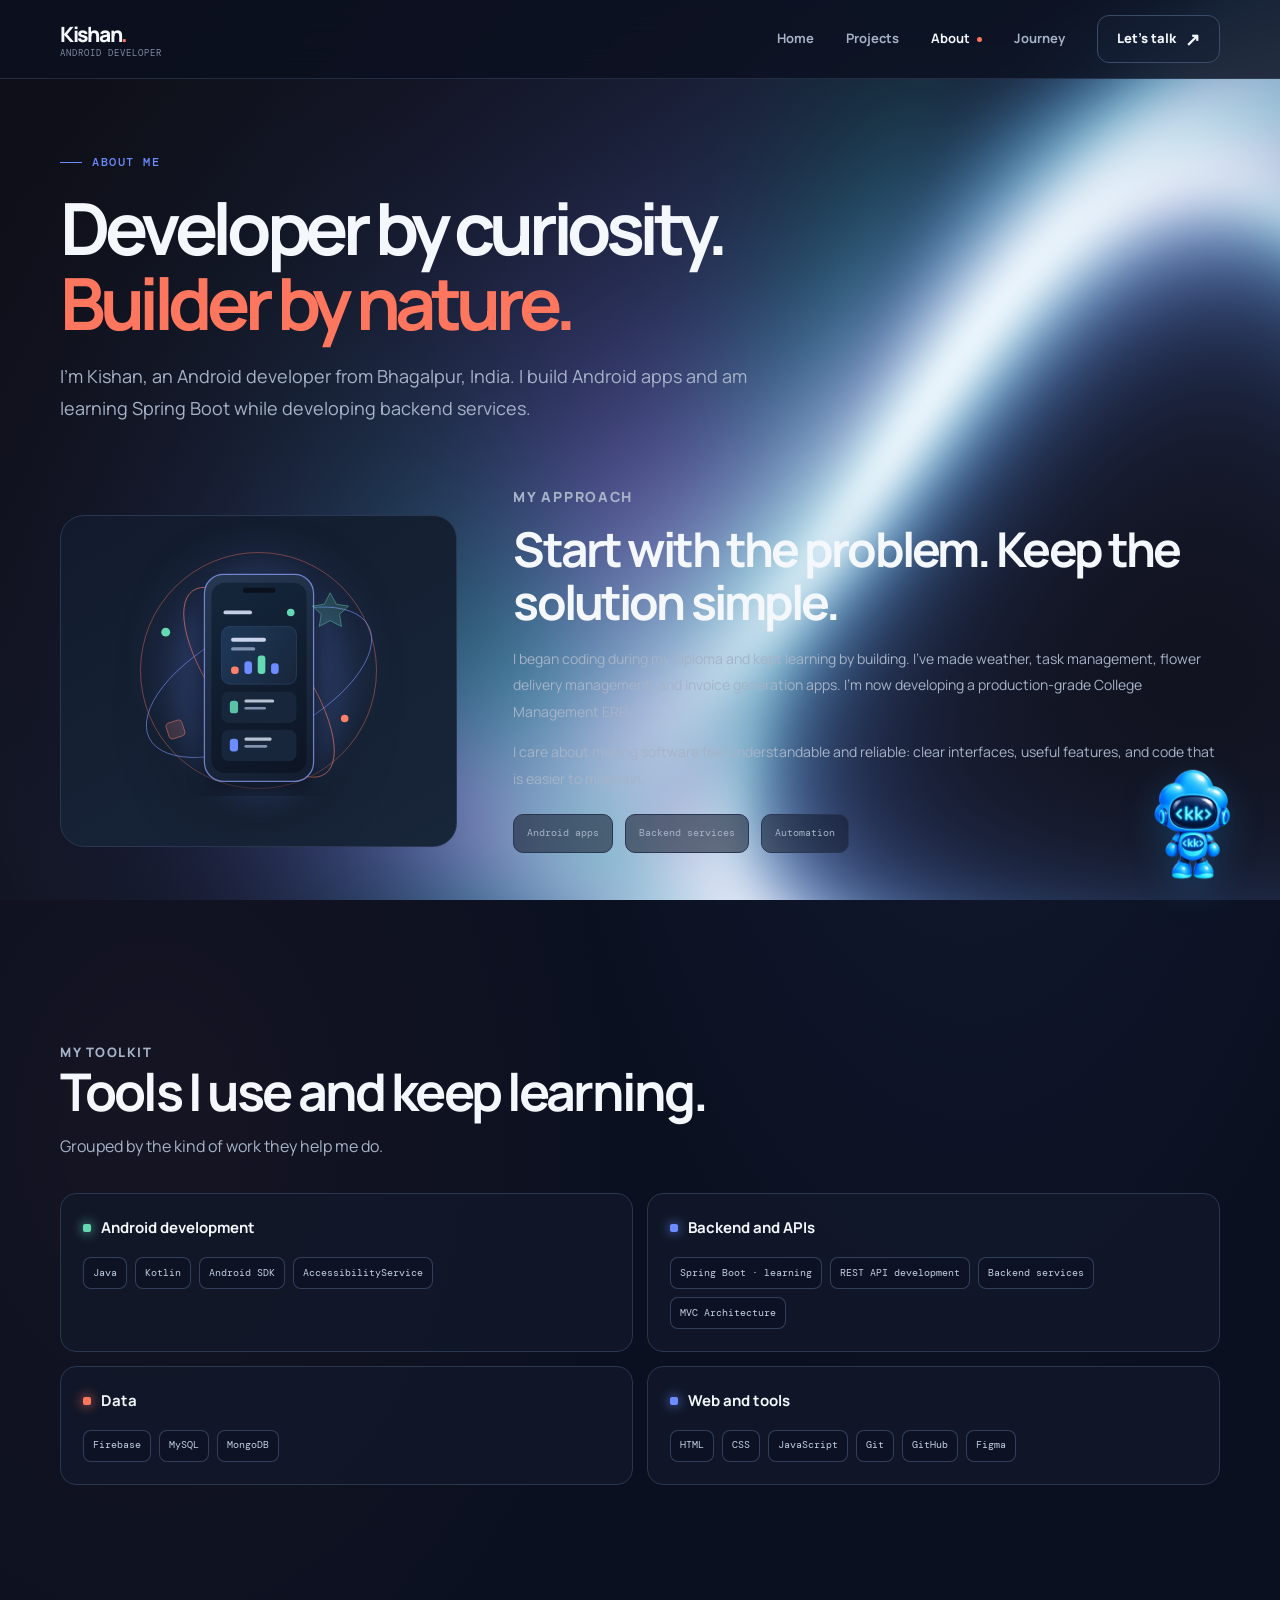
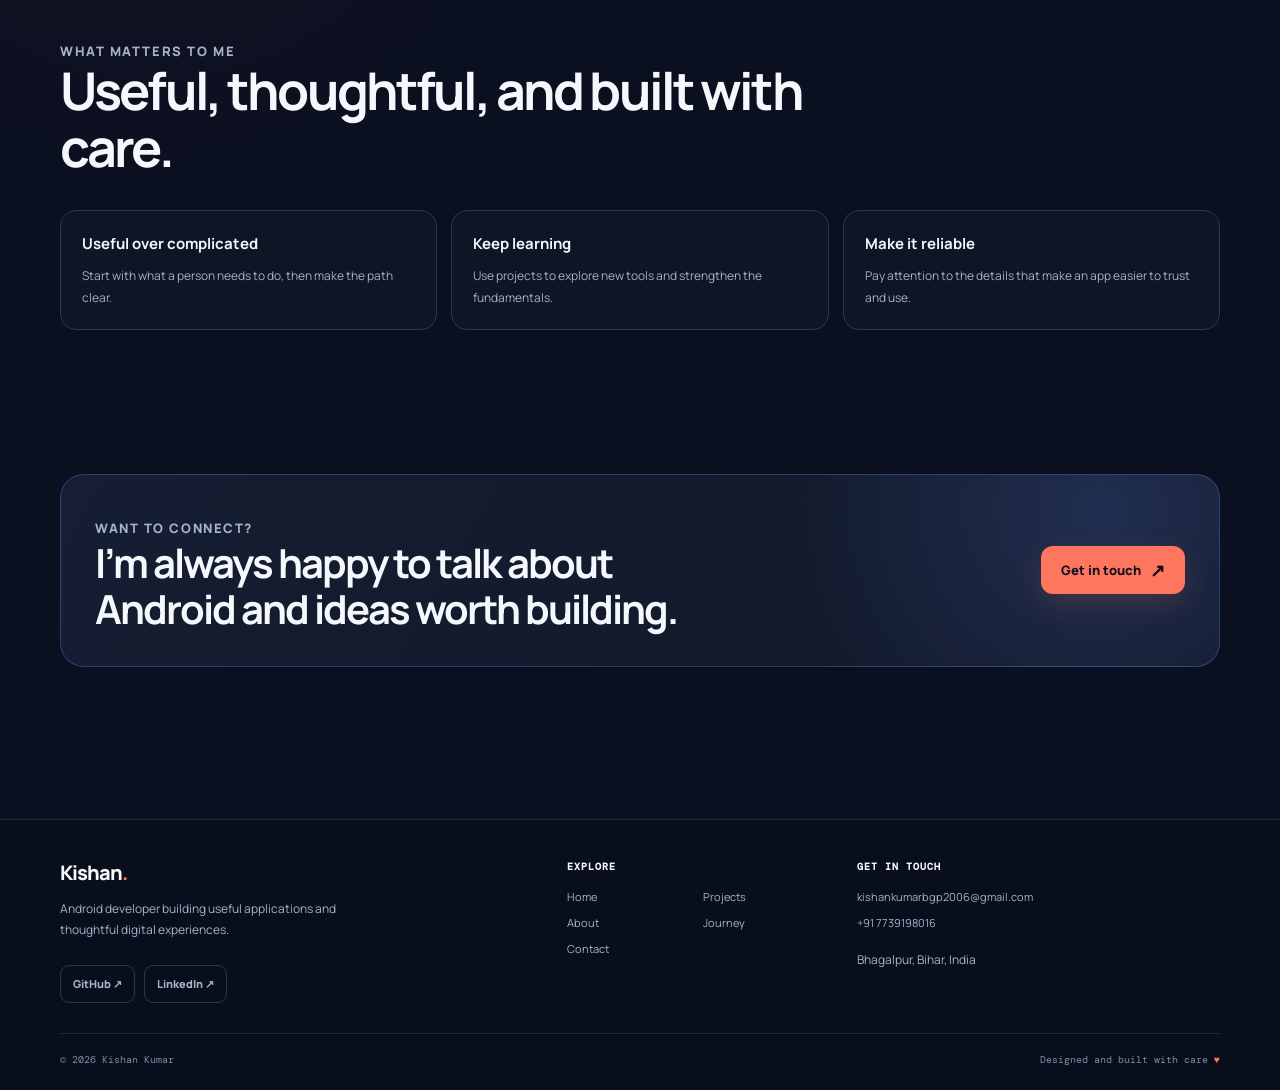
<file: about.html>
<!DOCTYPE html>
<html lang="en">
<head>
    <meta charset="UTF-8">
    <meta name="viewport" content="width=device-width, initial-scale=1.0">
    <meta name="theme-color" content="#0b1020">
    <link rel="icon" type="image/svg+xml" href="favicon.svg">
    <meta name="description" content="Learn about Kishan Kumar, an Android developer interested in Java, Kotlin, backend services, and practical automation.">
    <link rel="canonical" href="https://www.kishankumar.online/about.html">
    <meta property="og:type" content="website">
    <meta property="og:title" content="About Kishan Kumar — Android Developer">
    <meta property="og:description" content="Android development, backend systems, and a practical approach to building software.">
    <meta property="og:url" content="https://www.kishankumar.online/about.html">
    <meta property="og:image" content="https://www.kishankumar.online/image/portfolio-social.svg">
    <link rel="stylesheet" href="style.css">
    <title>About Kishan Kumar — Android Developer</title>
    <script type="application/ld+json">
    {
      "@context": "https://schema.org",
      "@type": "ProfilePage",
      "mainEntity": {
        "@type": "Person",
        "name": "Kishan Kumar",
        "url": "https://www.kishankumar.online/about.html",
        "description": "Android developer from Bhagalpur, India, building Android apps with Java and Kotlin while learning Spring Boot and backend development.",
        "sameAs": ["https://github.com/Kishan0118", "https://www.linkedin.com/in/kishan-kumar-067013263"]
      }
    }
    </script>
</head>
<body class="ribbon-glow-page-active">
    <a class="skip-link" href="#main-content">Skip to content</a>
    <header class="site-header">
        <div class="header-inner">
            <a class="brand" href="index.html" aria-label="Kishan Kumar home"><span>Kishan<span class="brand-mark">.</span><span class="brand-subtitle">Android developer</span></span></a>
            <button class="menu-toggle" type="button" aria-label="Open navigation menu" aria-controls="primary-navigation" aria-expanded="false"><span></span><span></span><span></span></button>
            <nav class="site-nav" id="primary-navigation" aria-label="Main navigation">
                <a href="index.html">Home</a><a href="projects.html">Projects</a><a href="about.html" aria-current="page">About</a><a href="experience.html">Journey</a><a class="btn btn-secondary" href="contact.html">Let’s talk <span class="arrow" aria-hidden="true">↗</span></a>
            </nav>
        </div>
        <button class="menu-backdrop" type="button" aria-label="Close navigation menu" tabindex="-1"></button>
    </header>
    <main id="main-content" class="page-shell">
        <div class="ribbon-glow-stage ribbon-glow-page-stage" id="ribbon-glow-stage" aria-hidden="true">
            <canvas class="ribbon-glow-canvas" id="ribbon-glow-canvas"></canvas>
        </div>
        <section class="page-hero">
            <div class="container">
                <p class="eyebrow">About me</p>
                <h1>Developer by curiosity.<br><span class="accent">Builder by nature.</span></h1>
                <p class="lead">I’m Kishan, an Android developer from Bhagalpur, India. I build Android apps and am learning Spring Boot while developing backend services.</p>
            </div>
        </section>
        <section class="container page-content">
            <div class="about-preview">
                <div class="about-visual-card reveal">
                    <img src="image/app-orbit-visual.svg" alt="" aria-hidden="true" decoding="async">
                </div>
                <div class="about-preview-copy reveal reveal-delay-1">
                    <p class="section-kicker">My approach</p>
                    <h2>Start with the problem. Keep the solution simple.</h2>
                    <p>I began coding during my diploma and kept learning by building. I’ve made weather, task management, flower delivery management, and invoice generation apps. I’m now developing a production-grade College Management ERP.</p>
                    <p>I care about making software feel understandable and reliable: clear interfaces, useful features, and code that is easier to maintain.</p>
                    <div class="inline-stats">
                        <span class="inline-stat">Android apps</span><span class="inline-stat">Backend services</span><span class="inline-stat">Automation</span>
                    </div>
                </div>
            </div>
        </section>
        <section class="container section compact">
            <div class="section-head reveal">
                <div><p class="section-kicker">My toolkit</p><h2>Tools I use and keep learning.</h2><p>Grouped by the kind of work they help me do.</p></div>
            </div>
            <div class="skill-groups" id="skills-groups" aria-live="polite"></div>
        </section>
        <section class="container section compact">
            <div class="section-head reveal">
                <div><p class="section-kicker">What matters to me</p><h2>Useful, thoughtful, and built with care.</h2></div>
            </div>
            <div class="value-grid">
                <article class="value-card reveal"><h3>Useful over complicated</h3><p>Start with what a person needs to do, then make the path clear.</p></article>
                <article class="value-card reveal reveal-delay-1"><h3>Keep learning</h3><p>Use projects to explore new tools and strengthen the fundamentals.</p></article>
                <article class="value-card reveal reveal-delay-2"><h3>Make it reliable</h3><p>Pay attention to the details that make an app easier to trust and use.</p></article>
            </div>
        </section>
        <section class="container section compact">
            <div class="cta-panel reveal">
                <div><p class="section-kicker">Want to connect?</p><h2>I’m always happy to talk about Android and ideas worth building.</h2></div>
                <a class="btn btn-primary" href="contact.html">Get in touch <span class="arrow" aria-hidden="true">↗</span></a>
            </div>
        </section>
    </main>
    <div id="footer-placeholder"></div>
    <script src="about.js" defer></script>
    <script src="ribbon-glow.js" defer></script>
    <script src="footer-loader.js" defer></script>
    <script src="menu.js" defer></script>
</body>
</html>
</file>
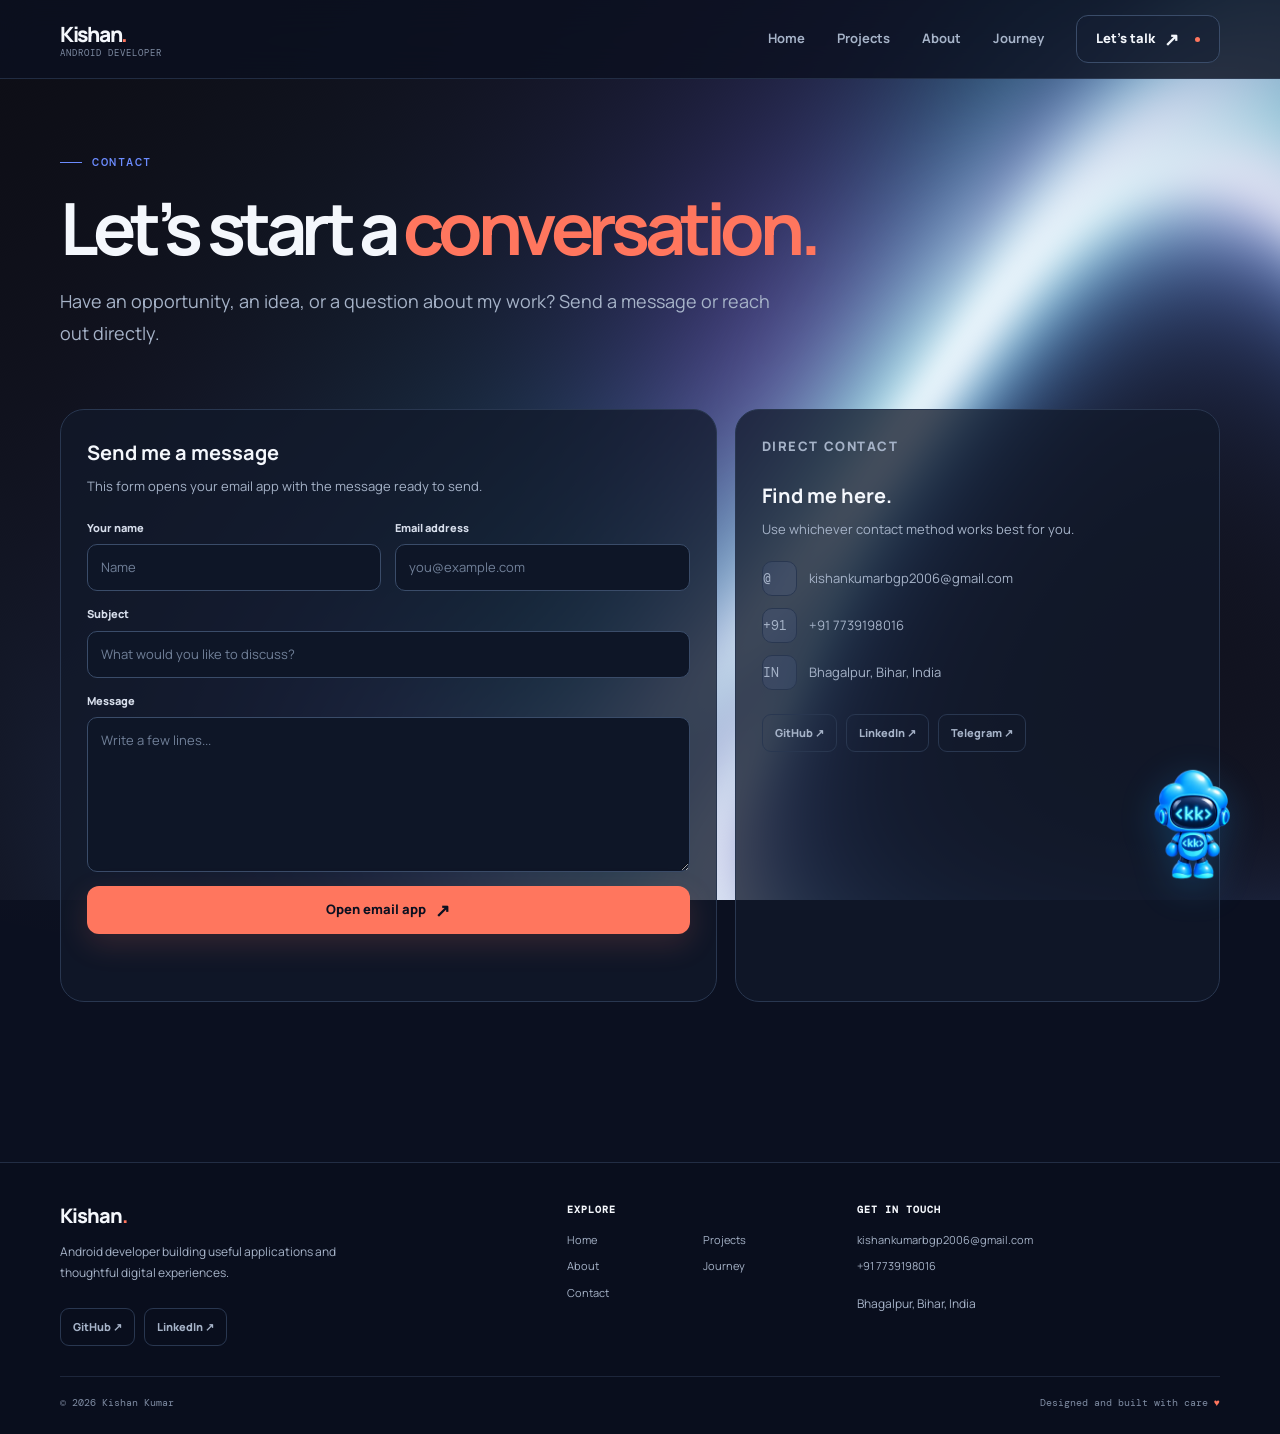
<file: contact.html>
<!DOCTYPE html>
<html lang="en">
<head>
    <meta charset="UTF-8">
    <meta name="viewport" content="width=device-width, initial-scale=1.0">
    <meta name="theme-color" content="#0b1020">
    <link rel="icon" type="image/svg+xml" href="favicon.svg">
    <meta name="description" content="Contact Kishan Kumar about Android development, projects, or collaboration.">
    <link rel="canonical" href="https://www.kishankumar.online/contact.html">
    <meta property="og:type" content="website">
    <meta property="og:title" content="Contact Kishan Kumar">
    <meta property="og:description" content="Get in touch with Kishan Kumar about Android development, projects, or collaboration.">
    <meta property="og:url" content="https://www.kishankumar.online/contact.html">
    <meta property="og:image" content="https://www.kishankumar.online/image/portfolio-social.svg">
    <link rel="stylesheet" href="style.css">
    <title>Contact — Kishan Kumar</title>
</head>
<body class="ribbon-glow-page-active">
    <a class="skip-link" href="#main-content">Skip to content</a>
    <header class="site-header">
        <div class="header-inner">
            <a class="brand" href="index.html" aria-label="Kishan Kumar home"><span>Kishan<span class="brand-mark">.</span><span class="brand-subtitle">Android developer</span></span></a>
            <button class="menu-toggle" type="button" aria-label="Open navigation menu" aria-controls="primary-navigation" aria-expanded="false"><span></span><span></span><span></span></button>
            <nav class="site-nav" id="primary-navigation" aria-label="Main navigation">
                <a href="index.html">Home</a><a href="projects.html">Projects</a><a href="about.html">About</a><a href="experience.html">Journey</a><a class="btn btn-secondary" href="contact.html" aria-current="page">Let’s talk <span class="arrow" aria-hidden="true">↗</span></a>
            </nav>
        </div>
        <button class="menu-backdrop" type="button" aria-label="Close navigation menu" tabindex="-1"></button>
    </header>
    <main id="main-content" class="page-shell">
        <div class="ribbon-glow-stage ribbon-glow-page-stage" id="ribbon-glow-stage" aria-hidden="true">
            <canvas class="ribbon-glow-canvas" id="ribbon-glow-canvas"></canvas>
        </div>
        <section class="page-hero">
            <div class="container">
                <p class="eyebrow">Contact</p>
                <h1>Let’s start a <span class="accent">conversation.</span></h1>
                <p class="lead">Have an opportunity, an idea, or a question about my work? Send a message or reach out directly.</p>
            </div>
        </section>
        <section class="container page-content">
            <div class="contact-grid">
                <section class="contact-panel reveal" aria-labelledby="contact-form-title">
                    <h2 id="contact-form-title">Send me a message</h2>
                    <p>This form opens your email app with the message ready to send.</p>
                    <form id="contactForm" class="contact-form">
                        <div class="form-field"><label for="name">Your name</label><input type="text" id="name" name="name" autocomplete="name" maxlength="100" placeholder="Name" required></div>
                        <div class="form-field"><label for="email">Email address</label><input type="email" id="email" name="email" autocomplete="email" maxlength="254" placeholder="you@example.com" required></div>
                        <div class="form-field full"><label for="subject">Subject</label><input type="text" id="subject" name="subject" maxlength="150" placeholder="What would you like to discuss?" required></div>
                        <div class="form-field full"><label for="message">Message</label><textarea id="message" name="message" rows="6" maxlength="5000" placeholder="Write a few lines..." required></textarea></div>
                        <div class="form-field full"><button type="submit" class="btn btn-primary">Open email app <span class="arrow" aria-hidden="true">↗</span></button></div>
                    </form>
                    <p id="formStatus" class="form-status" role="status" aria-live="polite"></p>
                </section>
                <aside class="contact-panel reveal reveal-delay-1" aria-labelledby="contact-details-title">
                    <p class="section-kicker">Direct contact</p>
                    <h2 id="contact-details-title">Find me here.</h2>
                    <p>Use whichever contact method works best for you.</p>
                    <ul class="contact-info-list">
                        <li><a href="mailto:kishankumarbgp2006@gmail.com"><span class="contact-icon" aria-hidden="true">@</span><span>kishankumarbgp2006@gmail.com</span></a></li>
                        <li><a href="tel:+917739198016"><span class="contact-icon" aria-hidden="true">+91</span><span>+91 7739198016</span></a></li>
                        <li><span><span class="contact-icon" aria-hidden="true">IN</span><span>Bhagalpur, Bihar, India</span></span></li>
                    </ul>
                    <div class="social-links" aria-label="Social profiles">
                        <a href="https://github.com/Kishan0118" target="_blank" rel="noopener noreferrer">GitHub ↗</a>
                        <a href="https://www.linkedin.com/in/kishan-kumar-067013263" target="_blank" rel="noopener noreferrer">LinkedIn ↗</a>
                        <a href="https://t.me/kk215Anonymous" target="_blank" rel="noopener noreferrer">Telegram ↗</a>
                    </div>
                </aside>
            </div>
        </section>
    </main>
    <div id="footer-placeholder"></div>
    <script src="ribbon-glow.js" defer></script>
    <script src="contact.js" defer></script>
    <script src="footer-loader.js" defer></script>
    <script src="menu.js" defer></script>
</body>
</html>
</file>
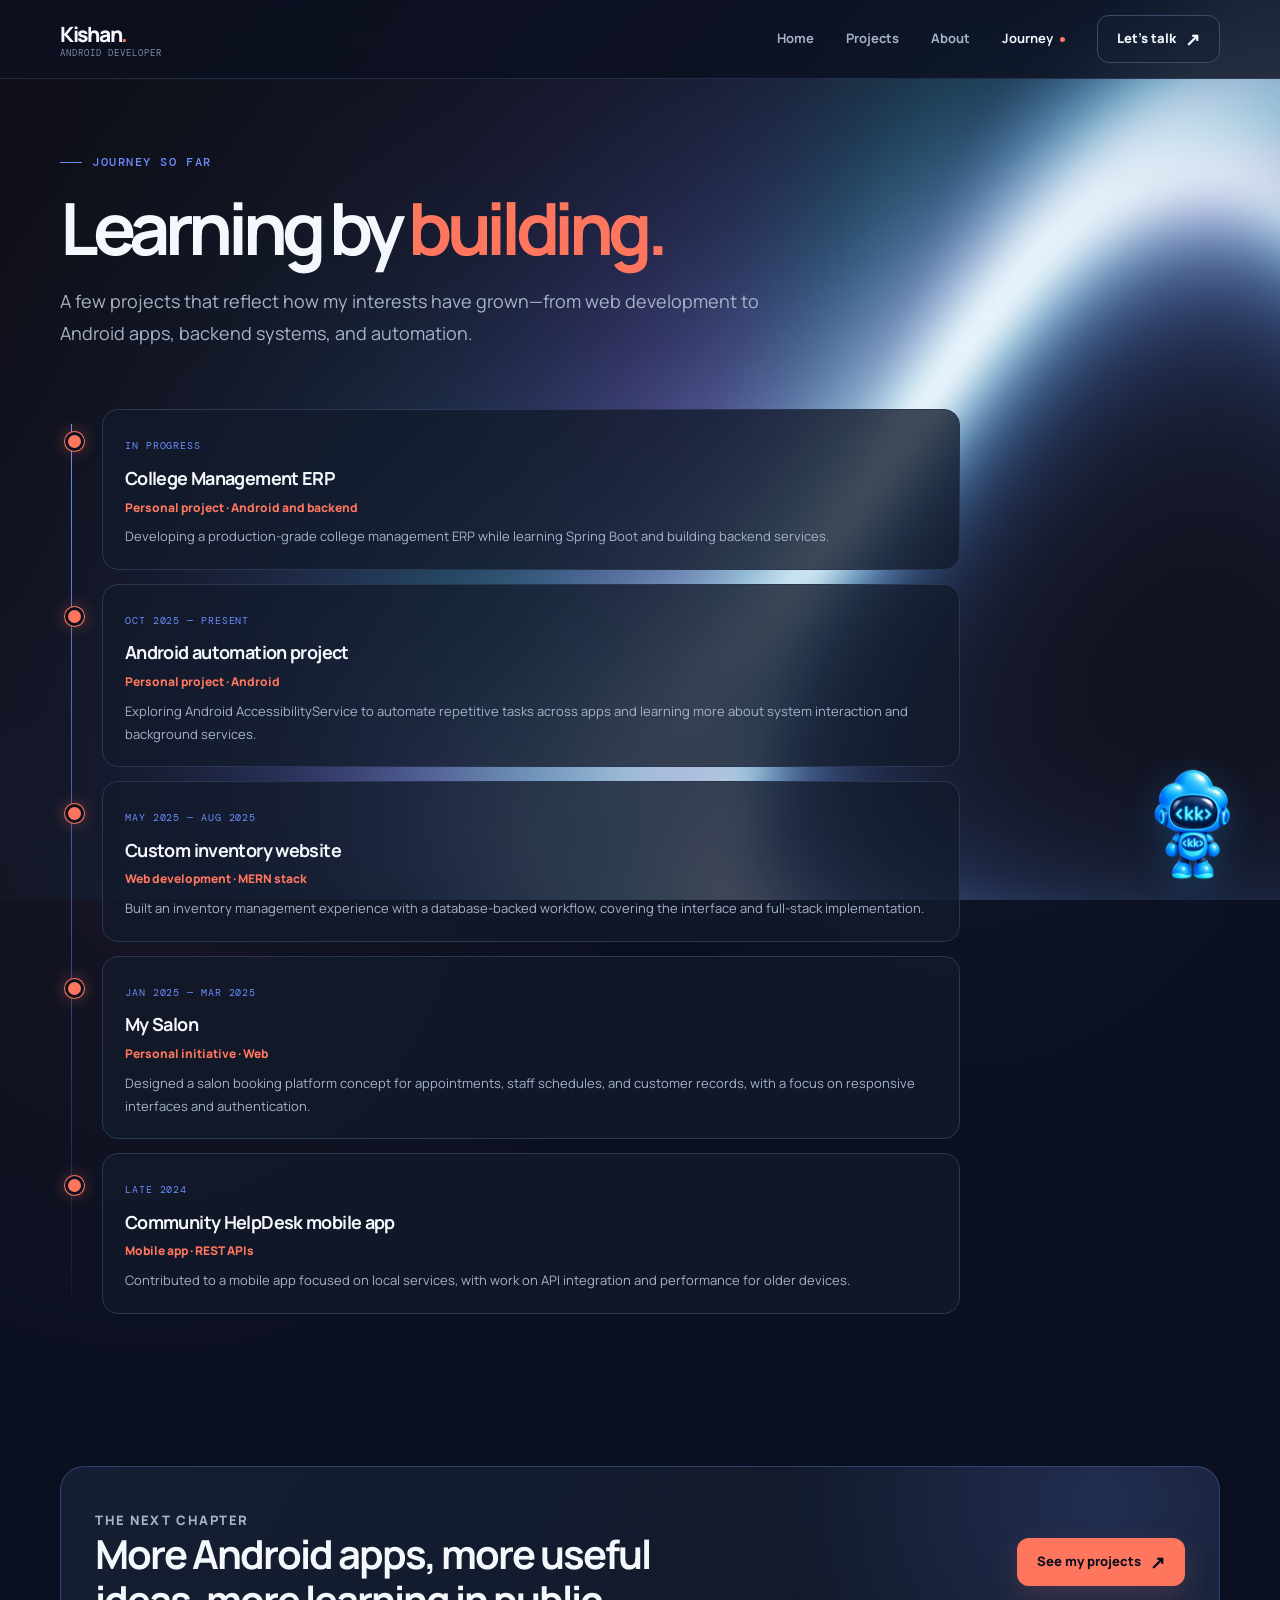
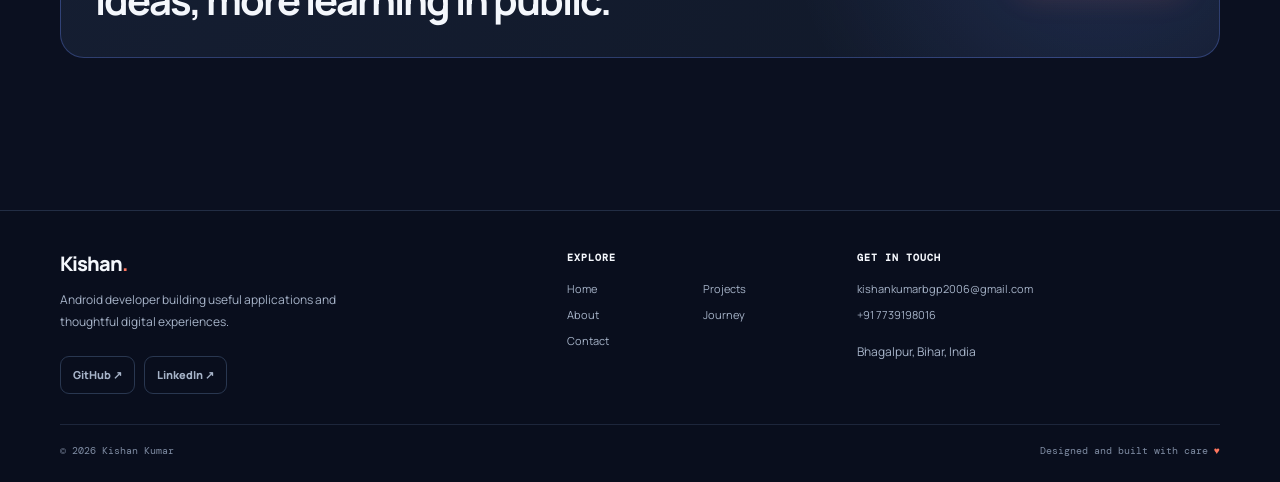
<file: experience.html>
<!DOCTYPE html>
<html lang="en">
<head>
    <meta charset="UTF-8">
    <meta name="viewport" content="width=device-width, initial-scale=1.0">
    <meta name="theme-color" content="#0b1020">
    <link rel="icon" type="image/svg+xml" href="favicon.svg">
    <meta name="description" content="Kishan Kumar's development journey through Android, backend, web, and automation projects.">
    <link rel="canonical" href="https://www.kishankumar.online/experience.html">
    <meta property="og:type" content="website">
    <meta property="og:title" content="Journey — Kishan Kumar">
    <meta property="og:description" content="Selected projects and milestones from Kishan Kumar's software development journey.">
    <meta property="og:url" content="https://www.kishankumar.online/experience.html">
    <meta property="og:image" content="https://www.kishankumar.online/image/portfolio-social.svg">
    <link rel="stylesheet" href="style.css">
    <title>Journey — Kishan Kumar</title>
</head>
<body class="ribbon-glow-page-active">
    <a class="skip-link" href="#main-content">Skip to content</a>
    <header class="site-header">
        <div class="header-inner">
            <a class="brand" href="index.html" aria-label="Kishan Kumar home"><span>Kishan<span class="brand-mark">.</span><span class="brand-subtitle">Android developer</span></span></a>
            <button class="menu-toggle" type="button" aria-label="Open navigation menu" aria-controls="primary-navigation" aria-expanded="false"><span></span><span></span><span></span></button>
            <nav class="site-nav" id="primary-navigation" aria-label="Main navigation">
                <a href="index.html">Home</a><a href="projects.html">Projects</a><a href="about.html">About</a><a href="experience.html" aria-current="page">Journey</a><a class="btn btn-secondary" href="contact.html">Let’s talk <span class="arrow" aria-hidden="true">↗</span></a>
            </nav>
        </div>
        <button class="menu-backdrop" type="button" aria-label="Close navigation menu" tabindex="-1"></button>
    </header>
    <main id="main-content" class="page-shell">
        <div class="ribbon-glow-stage ribbon-glow-page-stage" id="ribbon-glow-stage" aria-hidden="true">
            <canvas class="ribbon-glow-canvas" id="ribbon-glow-canvas"></canvas>
        </div>
        <section class="page-hero">
            <div class="container">
                <p class="eyebrow">Journey so far</p>
                <h1>Learning by <span class="accent">building.</span></h1>
                <p class="lead">A few projects that reflect how my interests have grown—from web development to Android apps, backend systems, and automation.</p>
            </div>
        </section>
        <section class="container page-content">
            <div class="timeline">
                <article class="timeline-item reveal">
                    <div class="timeline-card">
                        <span class="timeline-date">In progress</span>
                        <h2>College Management ERP</h2>
                        <p class="role">Personal project · Android and backend</p>
                        <p>Developing a production-grade college management ERP while learning Spring Boot and building backend services.</p>
                    </div>
                </article>
                <article class="timeline-item reveal">
                    <div class="timeline-card">
                        <span class="timeline-date">Oct 2025 — Present</span>
                        <h2>Android automation project</h2>
                        <p class="role">Personal project · Android</p>
                        <p>Exploring Android AccessibilityService to automate repetitive tasks across apps and learning more about system interaction and background services.</p>
                    </div>
                </article>
                <article class="timeline-item reveal">
                    <div class="timeline-card">
                        <span class="timeline-date">May 2025 — Aug 2025</span>
                        <h2>Custom inventory website</h2>
                        <p class="role">Web development · MERN stack</p>
                        <p>Built an inventory management experience with a database-backed workflow, covering the interface and full-stack implementation.</p>
                    </div>
                </article>
                <article class="timeline-item reveal">
                    <div class="timeline-card">
                        <span class="timeline-date">Jan 2025 — Mar 2025</span>
                        <h2>My Salon</h2>
                        <p class="role">Personal initiative · Web</p>
                        <p>Designed a salon booking platform concept for appointments, staff schedules, and customer records, with a focus on responsive interfaces and authentication.</p>
                    </div>
                </article>
                <article class="timeline-item reveal">
                    <div class="timeline-card">
                        <span class="timeline-date">Late 2024</span>
                        <h2>Community HelpDesk mobile app</h2>
                        <p class="role">Mobile app · REST APIs</p>
                        <p>Contributed to a mobile app focused on local services, with work on API integration and performance for older devices.</p>
                    </div>
                </article>
            </div>
        </section>
        <section class="container section compact">
            <div class="cta-panel reveal">
                <div><p class="section-kicker">The next chapter</p><h2>More Android apps, more useful ideas, more learning in public.</h2></div>
                <a class="btn btn-primary" href="projects.html">See my projects <span class="arrow" aria-hidden="true">↗</span></a>
            </div>
        </section>
    </main>
    <div id="footer-placeholder"></div>
    <script src="ribbon-glow.js" defer></script>
    <script src="footer-loader.js" defer></script>
    <script src="menu.js" defer></script>
</body>
</html>
</file>
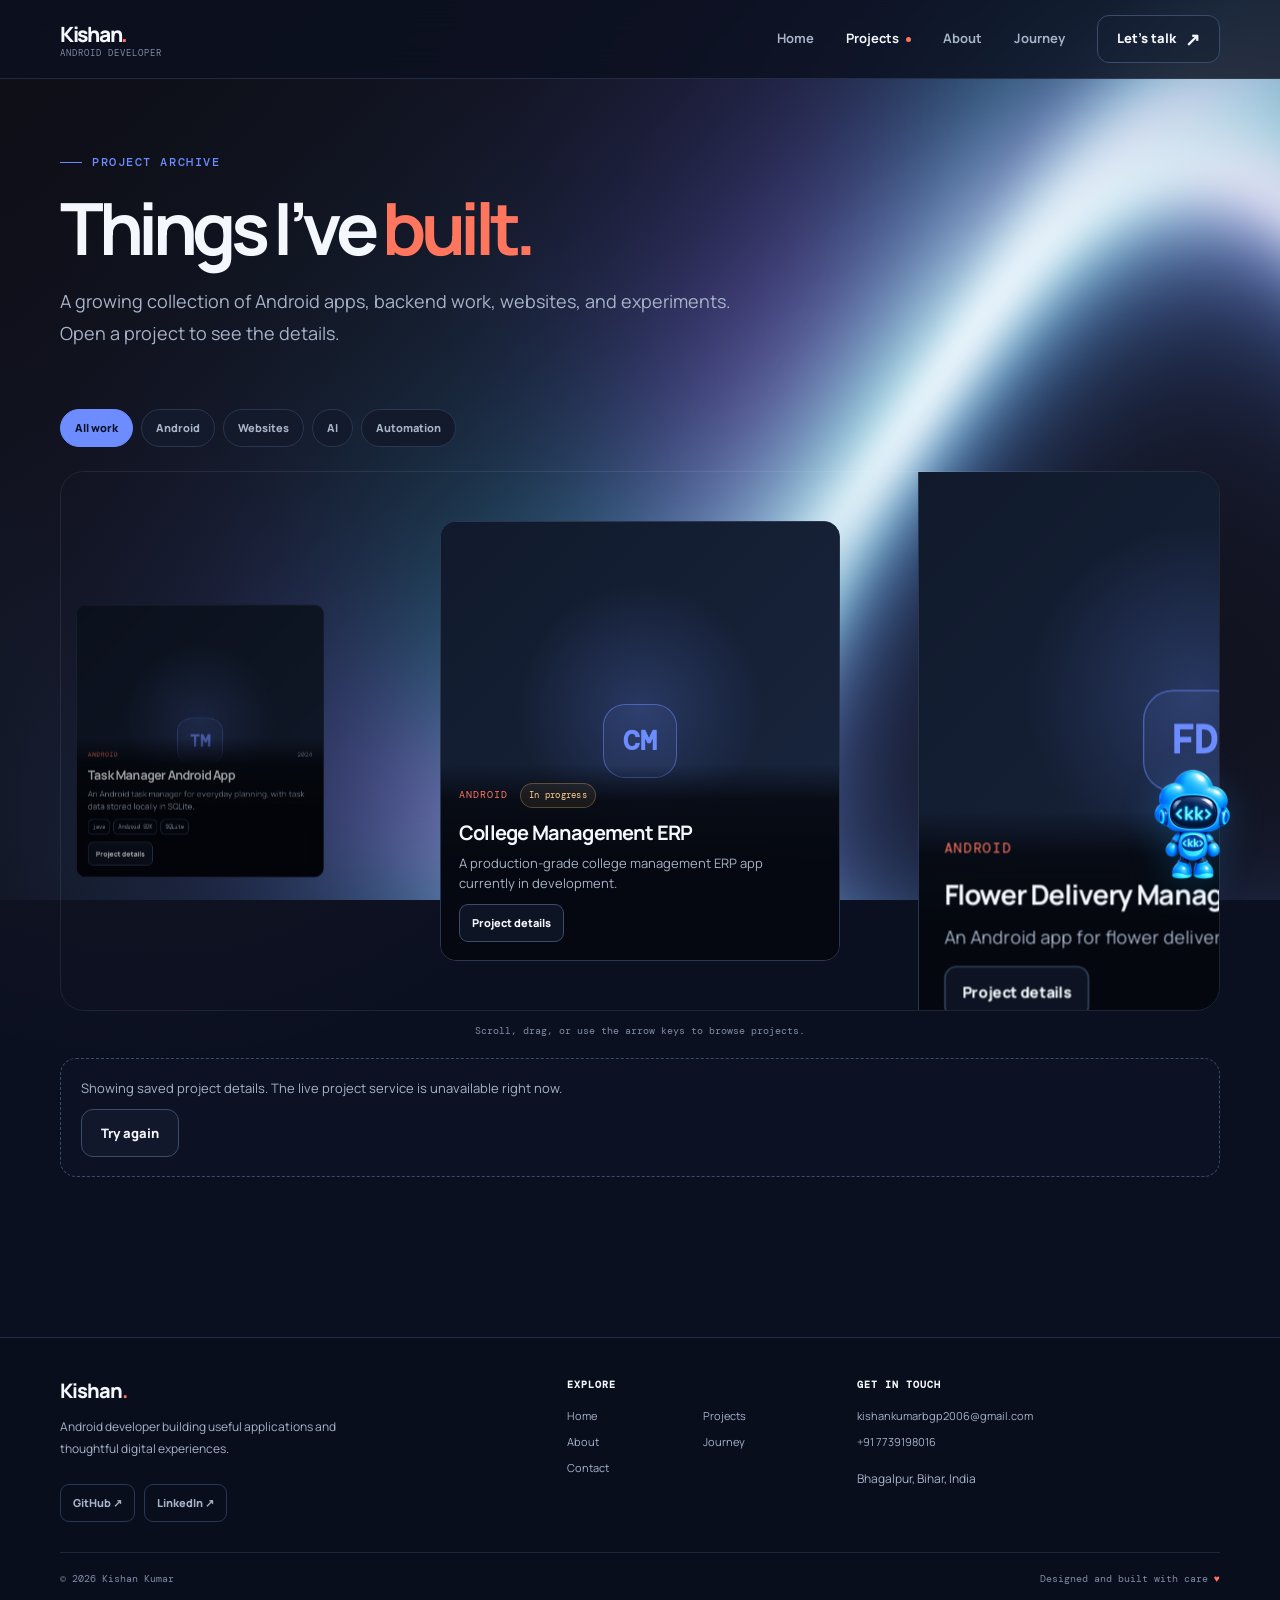
<file: projects.html>
<!DOCTYPE html>
<html lang="en">
<head>
    <meta charset="UTF-8">
    <meta name="viewport" content="width=device-width, initial-scale=1.0">
    <meta name="theme-color" content="#0b1020">
    <link rel="icon" type="image/svg+xml" href="favicon.svg">
    <meta name="description" content="Explore Android applications, backend services, automation tools, and web projects by Kishan Kumar.">
    <link rel="canonical" href="https://www.kishankumar.online/projects.html">
    <meta property="og:type" content="website">
    <meta property="og:title" content="Projects — Kishan Kumar">
    <meta property="og:description" content="Selected Android, backend, automation, and web development projects.">
    <meta property="og:url" content="https://www.kishankumar.online/projects.html">
    <meta property="og:image" content="https://www.kishankumar.online/image/portfolio-social.svg">
    <link rel="stylesheet" href="style.css">
    <title>Projects — Kishan Kumar</title>
</head>
<body class="ribbon-glow-page-active">
    <a class="skip-link" href="#main-content">Skip to content</a>
    <header class="site-header">
        <div class="header-inner">
            <a class="brand" href="index.html" aria-label="Kishan Kumar home"><span>Kishan<span class="brand-mark">.</span><span class="brand-subtitle">Android developer</span></span></a>
            <button class="menu-toggle" type="button" aria-label="Open navigation menu" aria-controls="primary-navigation" aria-expanded="false"><span></span><span></span><span></span></button>
            <nav class="site-nav" id="primary-navigation" aria-label="Main navigation">
                <a href="index.html">Home</a><a href="projects.html" aria-current="page">Projects</a><a href="about.html">About</a><a href="experience.html">Journey</a><a class="btn btn-secondary" href="contact.html">Let’s talk <span class="arrow" aria-hidden="true">↗</span></a>
            </nav>
        </div>
        <button class="menu-backdrop" type="button" aria-label="Close navigation menu" tabindex="-1"></button>
    </header>
    <main id="main-content" class="page-shell">
        <div class="ribbon-glow-stage ribbon-glow-page-stage" id="ribbon-glow-stage" aria-hidden="true">
            <canvas class="ribbon-glow-canvas" id="ribbon-glow-canvas"></canvas>
        </div>
        <section class="page-hero">
            <div class="container">
                <p class="eyebrow">Project archive</p>
                <h1>Things I’ve <span class="accent">built.</span></h1>
                <p class="lead">A growing collection of Android apps, backend work, websites, and experiments. Open a project to see the details.</p>
            </div>
        </section>
        <section class="container page-content">
            <div class="filter-controls" role="group" aria-label="Filter projects">
                <button class="filter-btn active" type="button" data-filter="all" aria-pressed="true">All work</button>
                <button class="filter-btn" type="button" data-filter="android" aria-pressed="false">Android</button>
                <button class="filter-btn" type="button" data-filter="websites" aria-pressed="false">Websites</button>
                <button class="filter-btn" type="button" data-filter="ai" aria-pressed="false">AI</button>
                <button class="filter-btn" type="button" data-filter="automation" aria-pressed="false">Automation</button>
            </div>
            <div class="project-grid" id="projects-grid" aria-live="polite"></div>
            <p class="project-slider-hint">Scroll, drag, or use the arrow keys to browse projects.</p>
            <div class="projects-status" id="projects-status" role="status" aria-live="polite">Loading projects…</div>
        </section>
    </main>
    <div id="footer-placeholder"></div>
    <script src="ribbon-glow.js" defer></script>
    <script src="project-image-url.js" defer></script>
    <script src="project-copy.js" defer></script>
    <script src="project-slider.js" defer></script>
    <script src="projects.js" defer></script>
    <script src="footer-loader.js" defer></script>
    <script src="menu.js" defer></script>
</body>
</html>
</file>
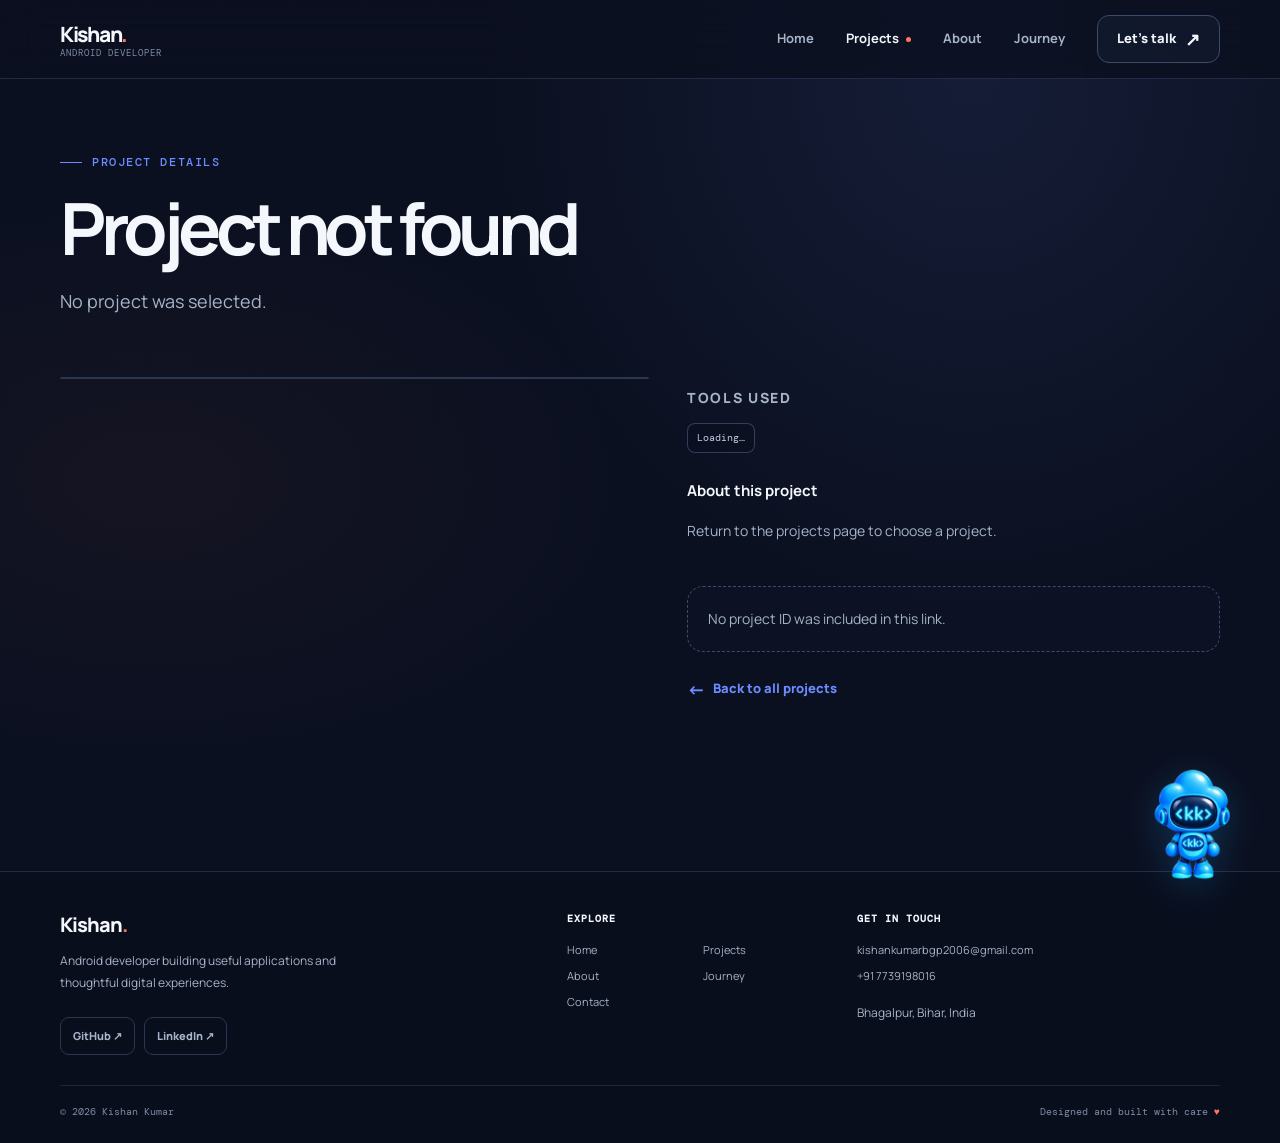
<file: view_project.html>
<!DOCTYPE html>
<html lang="en">
<head>
    <meta charset="UTF-8">
    <meta name="viewport" content="width=device-width, initial-scale=1.0">
    <meta name="theme-color" content="#0b1020">
    <link rel="icon" type="image/svg+xml" href="favicon.svg">
    <meta name="description" content="Project details, screenshots, tools, and downloads for Kishan Kumar's software projects.">
    <link rel="canonical" href="https://www.kishankumar.online/view_project.html">
    <meta property="og:type" content="website">
    <meta property="og:title" content="Project details — Kishan Kumar">
    <meta property="og:description" content="Explore the details of a project by Kishan Kumar.">
    <meta property="og:url" content="https://www.kishankumar.online/view_project.html">
    <meta property="og:image" content="https://www.kishankumar.online/image/portfolio-social.svg">
    <link rel="stylesheet" href="style.css">
    <title>Project details — Kishan Kumar</title>
</head>
<body>
    <a class="skip-link" href="#main-content">Skip to content</a>
    <header class="site-header">
        <div class="header-inner">
            <a class="brand" href="index.html" aria-label="Kishan Kumar home"><span>Kishan<span class="brand-mark">.</span><span class="brand-subtitle">Android developer</span></span></a>
            <button class="menu-toggle" type="button" aria-label="Open navigation menu" aria-controls="primary-navigation" aria-expanded="false"><span></span><span></span><span></span></button>
            <nav class="site-nav" id="primary-navigation" aria-label="Main navigation">
                <a href="index.html">Home</a><a href="projects.html" aria-current="page">Projects</a><a href="about.html">About</a><a href="experience.html">Journey</a><a class="btn btn-secondary" href="contact.html">Let’s talk <span class="arrow" aria-hidden="true">↗</span></a>
            </nav>
        </div>
        <button class="menu-backdrop" type="button" aria-label="Close navigation menu" tabindex="-1"></button>
    </header>
    <main id="main-content" class="page-shell">
        <section class="page-hero">
            <div class="container">
                <p class="eyebrow">Project details</p>
                <h1 id="project-title">Loading project…</h1>
                <p class="lead" id="project-summary">A closer look at the problem, the build, and the tools behind this project.</p>
                <p class="project-status-badge project-detail-state" id="project-detail-state" hidden></p>
            </div>
        </section>
        <section class="container page-content">
            <div class="project-detail">
                <div class="project-detail-media">
                    <img id="main-screenshot" class="main-project-image" alt="Project screenshot" hidden>
                    <div class="screenshot-gallery" id="screenshot-gallery"></div>
                </div>
                <div class="project-detail-info">
                    <p class="section-kicker">Tools used</p>
                    <div class="tech-stack-list" id="tech-stack-list"><span class="tech-tag">Loading…</span></div>
                    <h2 class="detail-heading">About this project</h2>
                    <p id="project-description">Project details will appear here.</p>
                    <div class="project-links">
                        <a id="live-link" class="btn btn-primary" href="#" hidden>View live project ↗</a>
                        <a id="github-link" class="btn btn-secondary" href="#" target="_blank" rel="noopener noreferrer" hidden>View source ↗</a>
                    </div>
                    <p id="project-status" class="projects-status" role="status" aria-live="polite" hidden></p>
                    <a class="text-link" style="margin-top:26px" href="projects.html"><span class="arrow" aria-hidden="true">←</span> Back to all projects</a>
                </div>
            </div>
        </section>
    </main>
    <div id="footer-placeholder"></div>
    <script src="project-image-url.js" defer></script>
    <script src="project-copy.js" defer></script>
    <script src="view_project.js" defer></script>
    <script src="footer-loader.js" defer></script>
    <script src="menu.js" defer></script>
</body>
</html>
</file>
<file: style.css>
@import url('https://fonts.googleapis.com/css2?family=DM+Mono:wght@400;500&family=Manrope:wght@400;500;600;700;800&display=swap');

:root {
    color-scheme: dark;
    --bg: #0b1020;
    --surface: #121a2b;
    --surface-raised: #151e32;
    --surface-soft: #19243a;
    --line: #293750;
    --line-bright: #3a4c69;
    --text: #f4f7fc;
    --muted: #a6b3c8;
    --muted-2: #7f8ca3;
    --blue: #6c8cff;
    --coral: #ff765e;
    --mint: #65d9b4;
    --radius-lg: 24px;
    --radius-md: 16px;
    --radius-sm: 11px;
    --content: 1160px;
    --shadow: 0 24px 80px rgba(0, 0, 0, .28);
}

* { box-sizing: border-box; }
html { scroll-behavior: smooth; scroll-padding-top: 100px; }
body {
    margin: 0;
    min-width: 320px;
    background:
        radial-gradient(ellipse at 76% 7%, rgba(108, 140, 255, .10), transparent 31rem),
        radial-gradient(ellipse at 12% 42%, rgba(255, 118, 94, .045), transparent 30rem),
        var(--bg);
    color: var(--text);
    font-family: 'Manrope', Inter, 'Segoe UI', sans-serif;
    line-height: 1.65;
    overflow-x: hidden;
}
body::before {
    position: fixed;
    inset: 0;
    z-index: -1;
    pointer-events: none;
    content: "";
    opacity: .16;
    background-image: linear-gradient(rgba(165, 181, 207, .08) 1px, transparent 1px), linear-gradient(90deg, rgba(165, 181, 207, .08) 1px, transparent 1px);
    background-size: 72px 72px;
    mask-image: linear-gradient(to bottom, black, transparent 70%);
}
::selection { color: var(--bg); background: var(--coral); }
a { color: inherit; text-decoration: none; }
button, input, textarea { font: inherit; }
button, a { -webkit-tap-highlight-color: transparent; }
button:focus-visible, a:focus-visible, input:focus-visible, textarea:focus-visible {
    outline: 3px solid var(--blue);
    outline-offset: 4px;
}
img { max-width: 100%; display: block; }
[hidden] { display: none !important; }
.container { width: min(var(--content), calc(100% - 56px)); margin: 0 auto; }
.skip-link {
    position: fixed; left: 16px; top: 12px; z-index: 500;
    transform: translateY(-160%); padding: 10px 16px; border-radius: 10px;
    color: var(--bg); background: var(--text); font-weight: 800;
}
.skip-link:focus { transform: translateY(0); }
.mono, .eyebrow, .meta-label, .project-category, .timeline-date, .status-pill {
    font-family: 'DM Mono', Consolas, monospace;
}
.eyebrow {
    display: flex; align-items: center; gap: 10px;
    margin: 0 0 18px; color: var(--blue); font-size: 12px;
    font-weight: 500; letter-spacing: .13em; text-transform: uppercase;
}
.eyebrow::before { width: 22px; height: 1px; background: currentColor; content: ""; }
.accent { color: var(--coral); }
.blue-text { color: var(--blue); }
.muted { color: var(--muted); }
.lead { color: var(--muted); font-size: clamp(16px, 1.7vw, 18px); line-height: 1.8; }
.section { padding: 100px 0; }
.section.compact { padding: 72px 0; }
.section-head {
    display: flex; justify-content: space-between; align-items: end;
    gap: 24px; margin-bottom: 34px;
}
.section-head h2, .section-title {
    margin: 0; max-width: 780px; color: var(--text);
    font-size: clamp(30px, 4.8vw, 52px); line-height: 1.1; letter-spacing: -.055em;
}
.section-head p { max-width: 480px; margin: 12px 0 0; color: var(--muted); }
.section-kicker { margin: 0 0 12px; color: var(--coral); font-size: 13px; letter-spacing: .12em; text-transform: uppercase; font-weight: 800; }
.divider { height: 1px; width: 100%; border: 0; background: linear-gradient(90deg, var(--line-bright), transparent); margin: 0; }

.site-header {
    position: sticky; top: 0; z-index: 100;
    border-bottom: 1px solid rgba(58, 76, 105, .48);
    background: rgba(11, 16, 32, .82);
    backdrop-filter: blur(18px); -webkit-backdrop-filter: blur(18px);
}
.header-inner {
    width: min(var(--content), calc(100% - 56px)); height: 78px; margin: 0 auto;
    display: flex; align-items: center; justify-content: space-between; gap: 28px;
}
.brand { display: inline-flex; align-items: center; gap: 3px; color: var(--text); font-size: 21px; font-weight: 800; letter-spacing: -.06em; }
.brand-mark { color: var(--coral); }
.brand-subtitle { display: block; margin-top: -5px; color: var(--muted-2); font-family: 'DM Mono', monospace; font-size: 9px; font-weight: 400; letter-spacing: .11em; text-transform: uppercase; }
.site-nav { display: flex; align-items: center; gap: 32px; }
.site-nav a:not(.btn) { color: var(--muted); font-size: 13px; font-weight: 700; transition: color .2s ease; }
.site-nav a:not(.btn):hover, .site-nav a[aria-current="page"] { color: var(--text); }
.site-nav a[aria-current="page"]::after {
    display: inline-block; width: 5px; height: 5px; margin-left: 7px; border-radius: 50%;
    background: var(--coral); vertical-align: middle; content: "";
}
.menu-toggle {
    display: none; width: 44px; height: 44px; padding: 10px; border: 1px solid var(--line);
    border-radius: 12px; color: var(--text); background: var(--surface); cursor: pointer;
}
.menu-toggle span { display: block; width: 19px; height: 2px; margin: 4px auto; background: currentColor; transition: transform .2s ease, opacity .2s ease; }
.menu-open .menu-toggle span:first-child { transform: translateY(6px) rotate(45deg); }
.menu-open .menu-toggle span:nth-child(2) { opacity: 0; }
.menu-open .menu-toggle span:last-child { transform: translateY(-6px) rotate(-45deg); }
.menu-backdrop { display: none; }

.btn {
    display: inline-flex; min-height: 48px; align-items: center; justify-content: center; gap: 9px;
    padding: 0 19px; border: 1px solid transparent; border-radius: 12px;
    font-size: 13px; font-weight: 800; line-height: 1.2; cursor: pointer;
    transition: transform .2s ease, background .2s ease, border-color .2s ease, box-shadow .2s ease;
}
.btn:hover { transform: translateY(-2px); }
.btn-primary { color: var(--bg); background: var(--coral); box-shadow: 0 10px 30px rgba(255, 118, 94, .16); }
.btn-primary:hover { background: #ff8b77; box-shadow: 0 12px 34px rgba(255, 118, 94, .24); }
.btn-secondary { color: var(--text); border-color: var(--line-bright); background: rgba(21, 30, 50, .56); }
.btn-secondary:hover { border-color: var(--blue); background: rgba(108, 140, 255, .09); }
.btn-link { min-height: 42px; padding: 0 3px; color: var(--blue); background: transparent; }
.btn-link:hover { color: #a3b5ff; }
.text-link { display: inline-flex; align-items: center; gap: 8px; color: var(--blue); font-size: 13px; font-weight: 800; }
.text-link:hover { color: #a6b8ff; }
.arrow { font-size: 18px; line-height: 1; transition: transform .2s ease; }
a:hover .arrow, button:hover .arrow { transform: translateX(4px); }

.hero { position: relative; min-height: 650px; padding: 62px 0 46px; }
.hero-grid { display: grid; grid-template-columns: minmax(0, 1.04fr) minmax(360px, .96fr); align-items: center; gap: 32px; }
.hero-copy { position: relative; z-index: 2; padding: 36px 0; }
.availability { display: inline-flex; align-items: center; gap: 9px; margin-bottom: 24px; padding: 7px 11px; border: 1px solid rgba(101, 217, 180, .22); border-radius: 999px; background: rgba(101, 217, 180, .06); color: #b1ecd9; font-family: 'DM Mono', monospace; font-size: 11px; letter-spacing: .035em; }
.availability-dot { width: 7px; height: 7px; border-radius: 50%; background: var(--mint); box-shadow: 0 0 12px rgba(101, 217, 180, .8); }
.hero h1 { max-width: 670px; margin: 0; color: var(--text); font-size: clamp(46px, 6.2vw, 76px); line-height: 1.03; letter-spacing: -.075em; }
.hero h1 .hero-accent { color: var(--coral); }
.hero-intro { max-width: 590px; margin: 24px 0 29px; color: var(--muted); font-size: 16px; line-height: 1.85; }
.hero-actions { display: flex; flex-wrap: wrap; align-items: center; gap: 12px; }
.hero-facts { display: flex; flex-wrap: wrap; gap: 10px 24px; margin-top: 38px; color: var(--muted-2); font-family: 'DM Mono', monospace; font-size: 11px; }
.hero-facts span { display: inline-flex; align-items: center; gap: 8px; }
.hero-facts span::before { width: 5px; height: 5px; border-radius: 50%; background: var(--blue); content: ""; }
.hero-visual { position: relative; min-width: 0; }
.avatar-stage {
    position: relative; display: grid; min-height: 490px; place-items: center; isolation: isolate;
    perspective: 900px;
}
.avatar-stage::before {
    position: absolute; width: min(90%, 450px); aspect-ratio: 1;
    border-radius: 50%; background: radial-gradient(circle, rgba(108, 140, 255, .2), rgba(108, 140, 255, .045) 49%, transparent 70%);
    filter: blur(10px); content: "";
}
.avatar-stage::after {
    position: absolute; z-index: -1; width: 86%; aspect-ratio: 1; border: 1px solid rgba(108, 140, 255, .14);
    border-radius: 50%; transform: rotateX(68deg) rotateZ(-16deg); content: "";
}
.avatar-canvas {
    position: absolute; z-index: 2; inset: 0; width: 100%; height: 100%;
    opacity: 0; transition: opacity .6s ease;
}
.avatar-stage.scene-ready .avatar-canvas { opacity: 1; }
.avatar-fallback {
    position: relative; z-index: 1; width: min(91%, 475px); max-height: 510px; object-fit: contain;
    filter: drop-shadow(0 24px 40px rgba(0, 0, 0, .34));
    transform: translateY(12px); animation: avatar-float 5s ease-in-out infinite;
    transition: opacity .5s ease;
}
.avatar-stage.scene-ready .avatar-fallback { opacity: 0; }
.avatar-grid {
    position: absolute; z-index: -1; inset: 9% 3%; opacity: .4;
    background-image: linear-gradient(rgba(108, 140, 255, .11) 1px, transparent 1px), linear-gradient(90deg, rgba(108, 140, 255, .11) 1px, transparent 1px);
    background-size: 30px 30px; mask-image: radial-gradient(ellipse, black 5%, transparent 73%);
    transform: perspective(500px) rotateX(56deg) rotateZ(-18deg) scale(1.08);
}
.avatar-ring {
    position: absolute; z-index: 0; width: 77%; aspect-ratio: 1; border: 1px dashed rgba(255, 118, 94, .38);
    border-radius: 50%; transform: rotateX(68deg) rotateZ(14deg); animation: orbit 28s linear infinite;
}
.avatar-ring::after { position: absolute; top: 13%; left: 10%; width: 10px; height: 10px; border-radius: 50%; background: var(--coral); box-shadow: 0 0 24px var(--coral); content: ""; }
.avatar-chip {
    position: absolute; z-index: 4; display: inline-flex; align-items: center; gap: 9px; padding: 9px 12px;
    border: 1px solid rgba(58, 76, 105, .82); border-radius: 12px; color: var(--text);
    background: rgba(18, 26, 43, .78); box-shadow: 0 12px 34px rgba(0, 0, 0, .24);
    backdrop-filter: blur(12px); font-family: 'DM Mono', monospace; font-size: 10px;
}
.avatar-chip::before { width: 7px; height: 7px; border-radius: 2px; background: var(--chip-color, var(--blue)); content: ""; box-shadow: 0 0 13px var(--chip-color, var(--blue)); }
.avatar-chip.android { top: 19%; right: -1%; --chip-color: var(--mint); animation: chip-float 4.6s ease-in-out infinite; }
.avatar-chip.java { top: 50%; left: -3%; --chip-color: var(--coral); animation: chip-float 5.2s .5s ease-in-out infinite; }
.avatar-chip.backend { right: 4%; bottom: 11%; --chip-color: var(--blue); animation: chip-float 5.7s .2s ease-in-out infinite; }
.hero-scroll { display: flex; align-items: center; gap: 12px; margin-top: 14px; color: var(--muted-2); font-family: 'DM Mono', monospace; font-size: 10px; letter-spacing: .12em; text-transform: uppercase; }
.hero-scroll::before { display: block; width: 34px; height: 1px; background: var(--coral); content: ""; }
@keyframes avatar-float { 0%,100% { transform: translateY(12px); } 50% { transform: translateY(0); } }
@keyframes chip-float { 0%,100% { translate: 0 0; } 50% { translate: 0 -7px; } }
@keyframes orbit { to { transform: rotateX(68deg) rotateZ(374deg); } }

/* OriginKit-inspired hero experiments; pass ?effect= to preview each option locally. */
body[data-hero-effect="liquid-film"] .avatar-grid,
body[data-hero-effect="liquid-film"] .avatar-ring,
body[data-hero-effect="cobalt-sprite"] .avatar-grid,
body[data-hero-effect="cobalt-sprite"] .avatar-ring { display: none; }
body[data-hero-effect="liquid-film"] .avatar-stage::before { width: 94%; background: radial-gradient(ellipse, rgba(55, 231, 199, .2), rgba(83, 43, 220, .12) 47%, transparent 73%); }
body[data-hero-effect="liquid-film"] .avatar-stage::after { border-color: rgba(65, 230, 207, .15); }
body[data-hero-effect="cobalt-sprite"] .avatar-stage::before { background: radial-gradient(circle, rgba(51, 110, 255, .28), rgba(23, 65, 164, .09) 51%, transparent 73%); }
body[data-hero-effect="cobalt-sprite"] .avatar-stage::after { border-color: rgba(126, 173, 255, .2); }
.avatar-stage.scene-failed .avatar-fallback { opacity: 1; }
.avatar-stage.scene-failed .avatar-canvas { opacity: 0; }
body[data-hero-effect="globe"] .avatar-stage,
body[data-hero-effect="rain-pane"] .avatar-stage,
body[data-hero-effect="juiceeffect"] .avatar-stage { touch-action: pan-y; }
body[data-hero-effect="globe"] .avatar-canvas,
body[data-hero-effect="rain-pane"] .avatar-canvas,
body[data-hero-effect="juiceeffect"] .avatar-canvas { cursor: grab; }
body[data-hero-effect="globe"] .avatar-canvas:active,
body[data-hero-effect="rain-pane"] .avatar-canvas:active,
body[data-hero-effect="juiceeffect"] .avatar-canvas:active { cursor: grabbing; }

body[data-hero-effect="rain-pane"] .hero h1 .hero-accent {
    position: relative; display: inline-block; padding: .025em .075em .085em; border-radius: .12em;
    color: #e9f6ff;
    background: linear-gradient(180deg, rgba(189, 226, 255, .14), rgba(82, 135, 186, .02));
    box-shadow: inset 0 1px 0 rgba(225, 244, 255, .24), inset 0 -1px 0 rgba(124, 188, 229, .22);
    text-shadow: 0 0 24px rgba(132, 193, 235, .28);
    -webkit-box-decoration-break: clone; box-decoration-break: clone;
}
body[data-hero-effect="rain-pane"] .hero h1 .hero-accent::after {
    position: absolute; inset: 0; border-radius: inherit; pointer-events: none; content: "";
    background: radial-gradient(ellipse 3px 5px at 13% 26%, rgba(255,255,255,.58) 0 20%, rgba(255,255,255,.15) 48%, transparent 76%),
                radial-gradient(ellipse 2px 4px at 79% 16%, rgba(255,255,255,.48) 0 22%, rgba(255,255,255,.12) 52%, transparent 78%),
                radial-gradient(ellipse 4px 6px at 58% 71%, rgba(147,218,255,.48) 0 18%, rgba(117,194,241,.12) 53%, transparent 80%),
                radial-gradient(ellipse 2px 4px at 92% 55%, rgba(255,255,255,.34) 0 18%, transparent 72%),
                radial-gradient(ellipse 2px 3px at 35% 78%, rgba(255,255,255,.31) 0 18%, transparent 72%),
                linear-gradient(102deg, transparent 16%, rgba(255,255,255,.11) 17%, transparent 18.4%, transparent 77%, rgba(161,220,255,.1) 78%, transparent 79%);
    animation: pane-rain 4.2s ease-in-out infinite;
}
body[data-hero-effect="juiceeffect"] .hero h1 .hero-accent,
body[data-hero-effect="juiceeffect"] .hero h1 .hero-accent { position: relative; display: inline-block; }
.juice-effect-text { position: relative; color: transparent !important; -webkit-text-fill-color: transparent; }
.juice-effect-canvas { position: absolute; inset: 0; width: 100%; height: 100%; pointer-events: none; transition: filter .2s ease; }
.juice-effect-text:hover > .juice-effect-canvas { filter: brightness(1.24) drop-shadow(0 0 13px rgba(255, 180, 128, .48)); }
@keyframes pane-rain { 0%,100% { opacity: .42; transform: translateY(-1px); } 50% { opacity: .8; transform: translateY(2px); } }

.capability-strip { padding: 22px 0; border-top: 1px solid rgba(58, 76, 105, .5); border-bottom: 1px solid rgba(58, 76, 105, .5); background: rgba(18, 26, 43, .42); }
.capability-inner { display: flex; justify-content: space-between; gap: 20px; align-items: center; }
.capability-inner span { color: var(--muted); font-family: 'DM Mono', monospace; font-size: 11px; letter-spacing: .08em; text-transform: uppercase; }
.capability-inner span::before { margin-right: 11px; color: var(--coral); content: "✳"; }

/* A restrained liquid-film sheen makes the work section feel tactile without obscuring cards. */
.liquid-film-section { position: relative; isolation: isolate; overflow: hidden; }
.liquid-film-section::before,
.liquid-film-section::after { position: absolute; z-index: -1; pointer-events: none; content: ""; }
.liquid-film-section::before {
    top: -22%; right: -10%; width: min(82vw, 980px); height: 104%; opacity: .28;
    background:
        repeating-linear-gradient(137deg, transparent 0 20px, rgba(115, 248, 229, .14) 21px, transparent 23px 39px),
        radial-gradient(ellipse at 44% 43%, rgba(72, 233, 208, .18), rgba(87, 66, 214, .13) 37%, transparent 70%);
    filter: blur(1px); mask-image: radial-gradient(ellipse at 55% 45%, #000 5%, transparent 74%);
    animation: liquid-film-drift 22s ease-in-out infinite alternate;
}
.liquid-film-section::after {
    right: 12%; bottom: -34%; width: 46vw; height: 70%; border-radius: 50%; opacity: .14;
    background: conic-gradient(from 110deg, transparent, rgba(91, 233, 219, .5), rgba(128, 103, 255, .38), transparent 68%);
    filter: blur(42px); animation: liquid-film-glow 16s ease-in-out infinite alternate;
}
.liquid-film-section > .container { position: relative; z-index: 1; }
@keyframes liquid-film-drift { from { transform: translate3d(-2%, -1%, 0) rotate(-3deg); } to { transform: translate3d(2%, 2%, 0) rotate(3deg); } }
@keyframes liquid-film-glow { from { transform: translate(-10%, 0) scale(.88); } to { transform: translate(8%, -8%) scale(1.12); } }

.project-grid { display: grid; grid-template-columns: repeat(3, minmax(0, 1fr)); gap: 18px; }
.project-card {
    overflow: hidden; min-width: 0; border: 1px solid var(--line); border-radius: var(--radius-md);
    background: linear-gradient(145deg, rgba(21, 30, 50, .96), rgba(18, 26, 43, .92));
    transition: transform .25s ease, border-color .25s ease, box-shadow .25s ease;
}
.project-card:hover { transform: translateY(-5px); border-color: rgba(108, 140, 255, .62); box-shadow: var(--shadow); }
.project-card[hidden] { display: none; }
.project-image-wrap { position: relative; overflow: hidden; aspect-ratio: 16/10; background: #10182a; border-bottom: 1px solid var(--line); }
.project-image-wrap img { width: 100%; height: 100%; object-fit: cover; transition: transform .45s ease; }
.project-card:hover .project-image-wrap img { transform: scale(1.04); }
.project-image-placeholder {
    display: grid; width: 100%; height: 100%; place-items: center;
    background: radial-gradient(circle at 50% 42%, rgba(108, 140, 255, .22), transparent 38%), linear-gradient(135deg, #111a2c, #1a2740);
    color: var(--blue); font-family: 'DM Mono', monospace; font-size: 13px;
}
.project-image-placeholder strong { display: grid; width: 74px; height: 74px; place-items: center; border: 1px solid rgba(108,140,255,.5); border-radius: 22px; background: rgba(108,140,255,.09); font-size: 28px; }
.card-content { padding: 20px; }
.card-topline { display: flex; justify-content: flex-start; flex-wrap: wrap; align-items: center; gap: 8px 12px; margin-bottom: 12px; }
.project-category { color: var(--coral); font-size: 10px; letter-spacing: .1em; text-transform: uppercase; }
.project-year { margin-left: auto; color: var(--muted-2); font-family: 'DM Mono', monospace; font-size: 10px; }
.project-status-badge { padding: 4px 8px; border: 1px solid rgba(255, 194, 102, .28); border-radius: 999px; color: #ffd28f; background: rgba(255, 194, 102, .08); font-family: 'DM Mono', monospace; font-size: 9px; letter-spacing: .03em; }
.project-detail-state { display: inline-flex; margin: 12px 0 0; }
.project-card h3 { margin: 0 0 9px; font-size: 20px; line-height: 1.25; letter-spacing: -.04em; }
.project-card .description { min-height: 72px; margin: 0; color: var(--muted); font-size: 13px; line-height: 1.7; }
.tech-stack { display: flex; flex-wrap: wrap; gap: 7px; margin: 16px 0 18px; }
.tech-tag, .skill-tag {
    display: inline-flex; align-items: center; padding: 6px 9px; border: 1px solid rgba(58, 76, 105, .8);
    border-radius: 8px; color: #c3cfe2; background: rgba(11, 16, 32, .42);
    font-family: 'DM Mono', monospace; font-size: 10px;
}
.card-links { display: flex; flex-wrap: wrap; gap: 14px; align-items: center; margin-top: 17px; }
.card-links a:not(.btn) { color: var(--muted); font-size: 11px; font-weight: 800; }
.card-links a:not(.btn):hover { color: var(--text); }
.project-card .btn { min-height: 38px; padding: 0 12px; border-radius: 9px; font-size: 11px; }
.projects-status {
    margin: 18px 0 0; padding: 19px 20px; border: 1px dashed var(--line-bright);
    border-radius: var(--radius-md); color: var(--muted); background: rgba(18, 26, 43, .38); font-size: 13px;
}
.projects-status .status-actions { display: flex; align-items: center; flex-wrap: wrap; gap: 14px; margin-top: 10px; }
.filter-controls { display: flex; flex-wrap: wrap; gap: 8px; margin: 0 0 24px; }
.filter-btn { min-height: 38px; padding: 0 14px; border: 1px solid var(--line); border-radius: 999px; color: var(--muted); background: var(--surface); font-size: 11px; font-weight: 800; cursor: pointer; transition: .2s ease; }
.filter-btn:hover, .filter-btn.active { color: var(--bg); border-color: var(--blue); background: var(--blue); }
.project-grid.project-slider {
    position: relative; display: block; height: clamp(420px, 60vh, 620px); overflow: hidden;
    border: 1px solid rgba(255,255,255,.08); border-radius: var(--radius-lg); background: transparent;
    isolation: isolate; cursor: grab; touch-action: pan-y; outline: none;
}
.project-grid.project-slider:focus-visible { outline: 3px solid var(--blue); outline-offset: 4px; }
.project-grid.project-slider.is-dragging { cursor: grabbing; user-select: none; }
.project-grid.project-slider .project-card {
    position: absolute; top: 50%; left: 0; display: block; width: min(400px, 80vw); height: min(440px, 68vh);
    min-width: 0; padding: 0; overflow: hidden; border-radius: var(--radius-md); transform-origin: center center;
    background: #080a10; transition: border-color .25s ease, box-shadow .25s ease; will-change: transform, filter;
}
.project-grid.project-slider .project-image-wrap { position: absolute; inset: 0; aspect-ratio: auto; border: 0; background: #10182a; }
.project-grid.project-slider .project-image-wrap img { transition: none; }
.project-grid.project-slider .project-card .card-content {
    position: absolute; right: 0; bottom: 0; left: 0; max-height: 78%; padding: 18px;
    background: linear-gradient(180deg, transparent, rgba(5,8,15,.82) 18%, rgba(5,8,15,.98) 48%);
}
.project-grid.project-slider .project-card .description {
    display: -webkit-box; overflow: hidden; min-height: 0; -webkit-box-orient: vertical; -webkit-line-clamp: 2;
    line-height: 1.5; max-height: 3em;
}
.project-grid.project-slider .tech-stack { gap: 5px; margin: 11px 0 12px; }
.project-grid.project-slider .tech-tag { padding: 4px 7px; font-size: 9px; }
.project-grid.project-slider .card-links { gap: 9px; margin-top: 11px; }
.project-slider-hint { margin: 12px 0 0; color: var(--muted-2); font-family: 'DM Mono', monospace; font-size: 10px; text-align: center; }

.what-i-build { display: grid; grid-template-columns: repeat(3, 1fr); gap: 14px; margin-top: 20px; }
.focus-card { padding: 20px; border: 1px solid var(--line); border-radius: var(--radius-md); background: rgba(18, 26, 43, .66); }
.focus-number { color: var(--coral); font-family: 'DM Mono', monospace; font-size: 11px; }
.focus-card h3 { margin: 13px 0 7px; font-size: 16px; letter-spacing: -.03em; }
.focus-card p { margin: 0; color: var(--muted); font-size: 12px; line-height: 1.75; }

.about-preview { display: grid; grid-template-columns: .72fr 1.28fr; gap: 56px; align-items: center; }
.about-visual-card { position: relative; min-height: 330px; overflow: hidden; display: grid; place-items: center; border: 1px solid var(--line); border-radius: var(--radius-lg); background: radial-gradient(circle at 50% 42%, rgba(108,140,255,.23), transparent 48%), linear-gradient(150deg, #121b2d, #18263a); }
.about-visual-card::before { position: absolute; width: 235px; aspect-ratio: 1; top: 36px; border: 1px solid rgba(255,118,94,.42); border-radius: 50%; content: ""; }
.about-visual-card img { position: relative; z-index: 1; width: 100%; max-height: 330px; object-fit: contain; filter: drop-shadow(0 10px 30px rgba(0,0,0,.36)); }
.cobalt-sprite-stage { --sprite-blue: #3525ff; background: radial-gradient(ellipse at 50% 52%, rgba(45, 52, 255, .23), transparent 45%), #080a10; }
.cobalt-sprite-stage::before { top: 50%; left: 50%; width: 220px; border: 1px solid rgba(154, 190, 255, .08); transform: translate(-50%, -50%); }
.cobalt-sprite-stage::after { display: none; }
.cobalt-sprite-canvas { position: absolute; z-index: 2; inset: 0; width: 100%; height: 100%; opacity: 0; transition: opacity .5s ease; }
.cobalt-sprite-stage.scene-ready .cobalt-sprite-canvas { opacity: 1; }
.cobalt-sprite-fallback { position: relative; z-index: 1; width: 178px; aspect-ratio: 1; border: 1px solid rgba(230, 242, 255, .85); border-radius: 50%; background: radial-gradient(circle at 32% 20%, rgba(255,255,255,.58), transparent 2.5%), radial-gradient(circle at 67% 25%, rgba(255,255,255,.5), transparent 3.5%), linear-gradient(180deg, rgba(200,225,255,.035) 0 48%, rgba(214,228,247,.2) 70%, rgba(228,238,250,.62)); box-shadow: inset 0 0 18px rgba(232,244,255,.3), 0 0 34px rgba(65,88,255,.25); animation: cobalt-float 5s ease-in-out infinite; }
.cobalt-sprite-fallback::before { position: absolute; inset: 0; border-radius: inherit; border-top: 1px solid rgba(255,255,255,.7); background: linear-gradient(180deg, transparent 0 49.2%, rgba(255,255,255,.94) 49.7% 50.3%, transparent 50.8%); content: ""; }
.cobalt-sprite-fallback::after { position: absolute; top: 50%; left: 50%; width: 138px; aspect-ratio: 1; border: 1px solid rgba(255,255,255,.88); border-radius: 50%; box-shadow: 0 0 14px rgba(255,255,255,.32); background: radial-gradient(circle at 31% 24%, #a5a2ff 0, #402dff 38%, #1000c8 76%); transform: translate(-50%,-50%); content: ""; }
.cobalt-sprite-core { position: absolute; z-index: 1; top: 42%; left: 41%; width: 8px; height: 25px; border-radius: 99px; background: #fff; box-shadow: 27px 0 #fff; transform: translateX(-50%); }
.cobalt-sprite-stage.scene-ready .cobalt-sprite-fallback { opacity: 0; }
@keyframes cobalt-float { 0%,100% { transform: translateY(5px); } 50% { transform: translateY(-6px); } }
.about-preview-copy h2 { margin: 0 0 17px; font-size: clamp(30px, 4.4vw, 48px); line-height: 1.1; letter-spacing: -.06em; }
.about-preview-copy p { color: var(--muted); font-size: 14px; line-height: 1.9; }
.inline-stats { display: flex; flex-wrap: wrap; gap: 12px; margin: 22px 0 25px; }
.inline-stat { padding: 10px 13px; border: 1px solid var(--line); border-radius: 10px; color: var(--muted); background: rgba(18,26,43,.56); font-family: 'DM Mono', monospace; font-size: 10px; }

.cta-panel { position: relative; overflow: hidden; display: flex; align-items: center; justify-content: space-between; gap: 28px; padding: 34px; border: 1px solid rgba(108,140,255,.3); border-radius: var(--radius-lg); background: radial-gradient(circle at 90% 20%, rgba(108,140,255,.18), transparent 30%), linear-gradient(120deg, #151e32, #101828); }
.cta-panel h2 { max-width: 650px; margin: 0; font-size: clamp(26px, 4vw, 40px); line-height: 1.15; letter-spacing: -.05em; }
.cta-panel p { margin: 9px 0 0; color: var(--muted); font-size: 13px; }

.page-hero { padding: 74px 0 38px; }
.ribbon-glow-page-active #main-content { position: relative; z-index: 0; isolation: isolate; }
.ribbon-glow-page-active #footer-placeholder { position: relative; z-index: 1; }
.ribbon-glow-page-active .ribbon-glow-page-stage { position: fixed; z-index: -1; inset: 0; width: 100vw; height: 100vh; height: 100dvh; overflow: hidden; background: #0b0a10; pointer-events: none; }
.ribbon-glow-page-active .ribbon-glow-canvas { position: absolute; inset: 0; display: block; width: 100%; height: 100%; }
.ribbon-glow-stage::after { position: absolute; inset: 0; opacity: 0; pointer-events: none; background: radial-gradient(ellipse at 32% 44%, rgba(47,211,242,.24), transparent 45%), radial-gradient(ellipse at 61% 58%, rgba(123,97,255,.22), transparent 42%); transition: opacity .3s ease; content: ""; }
.ribbon-glow-stage.ribbon-glow-failed::after { opacity: 1; }
.page-hero h1 { max-width: 850px; margin: 0; font-size: clamp(42px, 7vw, 72px); line-height: 1.04; letter-spacing: -.075em; }
.page-hero .lead { max-width: 720px; margin: 19px 0 0; }
.page-shell { padding-bottom: 80px; }
.page-content { padding: 22px 0 80px; }

.skill-groups { display: grid; grid-template-columns: repeat(2, minmax(0, 1fr)); gap: 14px; }
.skill-group { padding: 22px; border: 1px solid var(--line); border-radius: var(--radius-md); background: rgba(18,26,43,.72); }
.skill-group h3 { display: flex; align-items: center; gap: 10px; margin: 0 0 16px; color: var(--text); font-size: 15px; }
.skill-group h3::before { width: 8px; height: 8px; border-radius: 2px; background: var(--skill-color, var(--blue)); box-shadow: 0 0 12px var(--skill-color, var(--blue)); content: ""; }
.skill-list { display: flex; flex-wrap: wrap; gap: 8px; margin: 0; padding: 0; list-style: none; }
.skill-tag { min-height: 32px; }
.value-grid { display: grid; grid-template-columns: repeat(3, 1fr); gap: 14px; }
.value-card { padding: 21px; border: 1px solid var(--line); border-radius: var(--radius-md); background: rgba(18,26,43,.54); }
.value-card h3 { margin: 0 0 8px; font-size: 15px; }
.value-card p { margin: 0; color: var(--muted); font-size: 12px; line-height: 1.8; }

.timeline { position: relative; display: grid; gap: 14px; max-width: 900px; }
.timeline::before { position: absolute; top: 15px; bottom: 15px; left: 11px; width: 1px; background: linear-gradient(var(--blue), rgba(108,140,255,.08)); content: ""; }
.timeline-item { position: relative; padding-left: 42px; }
.timeline-item::before { position: absolute; top: 23px; left: 5px; width: 13px; height: 13px; border: 3px solid var(--bg); border-radius: 50%; background: var(--coral); box-shadow: 0 0 0 1px var(--coral), 0 0 16px rgba(255,118,94,.4); content: ""; }
.timeline-card { padding: 20px 22px; border: 1px solid var(--line); border-radius: var(--radius-md); background: rgba(18,26,43,.78); }
.timeline-date { color: var(--blue); font-size: 10px; letter-spacing: .09em; text-transform: uppercase; }
.timeline-card h2 { margin: 7px 0 4px; font-size: 18px; letter-spacing: -.035em; }
.timeline-card .role { margin: 0 0 8px; color: var(--coral); font-size: 12px; font-weight: 800; }
.timeline-card p:last-child { margin: 0; color: var(--muted); font-size: 13px; line-height: 1.8; }

.project-detail { display: grid; grid-template-columns: minmax(0,1.05fr) minmax(300px,.95fr); gap: 38px; align-items: start; }
.project-detail-media { overflow: hidden; border: 1px solid var(--line); border-radius: var(--radius-lg); background: var(--surface); }
.main-project-image { width: 100%; max-height: 590px; object-fit: contain; background: #0c1322; }
.screenshot-gallery { display: flex; gap: 9px; overflow-x: auto; padding: 11px; }
.gallery-thumb-button { flex: 0 0 74px; height: 58px; overflow: hidden; padding: 0; border: 1px solid var(--line); border-radius: 8px; background: var(--surface); cursor: pointer; }
.gallery-thumb-button[aria-pressed="true"] { border-color: var(--blue); }
.gallery-thumb-button img { width: 100%; height: 100%; object-fit: cover; }
.project-detail-info { padding: 8px 0; }
.project-detail-info h2 { margin: 0 0 10px; font-size: 15px; }
.project-detail-info p { color: var(--muted); font-size: 14px; line-height: 1.85; }
.project-detail-info .detail-heading { margin-top: 26px; }
.project-detail-info .tech-stack-list { display: flex; flex-wrap: wrap; gap: 7px; }
.project-links { display: flex; flex-wrap: wrap; gap: 10px; margin-top: 24px; }
.project-links .btn { min-height: 43px; }
.screenshot-gallery:empty { display: none; }

.contact-grid { display: grid; grid-template-columns: minmax(0,1.15fr) minmax(280px,.85fr); gap: 18px; }
.contact-panel { padding: 26px; border: 1px solid var(--line); border-radius: var(--radius-lg); background: rgba(18,26,43,.76); }
.contact-panel h2 { margin: 0 0 7px; font-size: 20px; }
.contact-panel > p { margin: 0 0 21px; color: var(--muted); font-size: 13px; }
.contact-form { display: grid; grid-template-columns: 1fr 1fr; gap: 14px; }
.form-field { display: grid; gap: 7px; }
.form-field.full { grid-column: 1 / -1; }
.form-field label { color: #d7deeb; font-size: 11px; font-weight: 800; }
.form-field input, .form-field textarea { width: 100%; padding: 12px 13px; border: 1px solid var(--line-bright); border-radius: 10px; color: var(--text); background: #0e1627; font-size: 13px; }
.form-field textarea { min-height: 140px; resize: vertical; }
.form-field input::placeholder, .form-field textarea::placeholder { color: #718099; }
.form-status { min-height: 20px; margin: 10px 0 0; color: var(--mint); font-size: 12px; }
.contact-info-list { display: grid; gap: 12px; margin: 20px 0 0; padding: 0; list-style: none; }
.contact-info-list a, .contact-info-list span { display: flex; align-items: center; gap: 12px; color: var(--muted); font-size: 13px; overflow-wrap: anywhere; }
.contact-icon { display: grid; width: 35px; height: 35px; flex: 0 0 35px; place-items: center; border: 1px solid var(--line); border-radius: 10px; color: var(--blue); background: rgba(108,140,255,.07); font-family: 'DM Mono', monospace; font-size: 11px; }
.social-links { display: flex; flex-wrap: wrap; gap: 9px; margin-top: 24px; }
.social-links a { display: inline-flex; min-height: 38px; align-items: center; padding: 0 12px; border: 1px solid var(--line); border-radius: 9px; color: var(--muted); font-size: 11px; font-weight: 800; transition: .2s ease; }
.social-links a:hover { color: var(--text); border-color: var(--blue); background: rgba(108,140,255,.08); }

.site-footer { padding: 36px 0 22px; border-top: 1px solid rgba(58,76,105,.52); background: rgba(10,15,28,.65); }
.footer-main { display: grid; grid-template-columns: 1.3fr .7fr 1fr; gap: 36px; }
.footer-brand { margin: 0; font-size: 20px; font-weight: 800; letter-spacing: -.05em; }
.footer-copy { max-width: 310px; margin: 9px 0 0; color: var(--muted); font-size: 12px; line-height: 1.8; }
.footer-heading { margin: 3px 0 13px; color: var(--text); font-family: 'DM Mono', monospace; font-size: 10px; letter-spacing: .1em; text-transform: uppercase; }
.footer-nav { display: grid; grid-template-columns: repeat(2, minmax(0,1fr)); gap: 8px 18px; }
.footer-nav a, .footer-contact a { color: var(--muted); font-size: 11px; }
.footer-nav a:hover, .footer-contact a:hover { color: var(--text); }
.footer-contact { display: grid; gap: 8px; }
.footer-bottom { display: flex; justify-content: space-between; gap: 15px; margin-top: 30px; padding-top: 18px; border-top: 1px solid rgba(58,76,105,.4); color: var(--muted-2); font-family: 'DM Mono', monospace; font-size: 10px; }
.footer-bottom p { margin: 0; }
.footer-heart { color: var(--coral); }

.mascot-companion {
    position: fixed;
    z-index: 20;
    right: clamp(12px, 2.6vw, 30px);
    bottom: clamp(10px, 2vh, 22px);
    width: clamp(82px, 9vw, 124px);
    pointer-events: none;
    filter: drop-shadow(0 8px 18px rgba(29, 164, 255, .22));
}
.mascot-companion img {
    display: block;
    width: 100%;
    height: auto;
    animation: mascot-float 4.2s ease-in-out infinite;
}
@keyframes mascot-float {
    0%, 100% { transform: translate3d(0, 0, 0) rotate(-1deg); }
    50% { transform: translate3d(0, -8px, 0) rotate(1.5deg); }
}

.reveal { opacity: 0; transform: translateY(18px); transition: opacity .65s ease, transform .65s cubic-bezier(.2,.8,.2,1); }
.reveal.is-visible { opacity: 1; transform: translateY(0); }
.reveal-delay-1 { transition-delay: .08s; }
.reveal-delay-2 { transition-delay: .16s; }
.reveal-delay-3 { transition-delay: .24s; }

@media (max-width: 980px) {
    .hero-grid { grid-template-columns: minmax(0, 1fr) minmax(300px, .8fr); gap: 8px; }
    .hero h1 { font-size: clamp(44px, 6.8vw, 66px); }
    .avatar-stage { min-height: 420px; }
    .avatar-chip.java { left: -1%; }
    .project-grid { grid-template-columns: repeat(2, minmax(0,1fr)); }
    .project-card:last-child:nth-child(odd) { grid-column: 1 / -1; }
}
@media (max-width: 760px) {
    .container, .header-inner { width: min(100% - 36px, var(--content)); }
    .header-inner { height: 70px; }
    .site-nav {
        position: fixed; top: 70px; right: 0; left: 0; z-index: 102;
        display: grid; gap: 0; padding: 12px 18px 18px;
        border-bottom: 1px solid var(--line); background: rgba(11,16,32,.98);
        opacity: 0; visibility: hidden; transform: translateY(-10px);
        transition: opacity .2s ease, transform .2s ease, visibility .2s;
    }
    .menu-open .site-nav { opacity: 1; visibility: visible; transform: translateY(0); }
    .site-nav a:not(.btn) { padding: 14px 4px; border-bottom: 1px solid rgba(58,76,105,.4); }
    .site-nav a[aria-current="page"]::after { float: right; margin-top: 8px; }
    .site-nav .btn { margin-top: 13px; }
    .menu-toggle { display: block; }
    .menu-open .menu-backdrop {
        position: fixed; inset: 70px 0 0; z-index: 101; display: block;
        border: 0; background: rgba(0,0,0,.34);
    }
    body.menu-open { overflow: hidden; }
    .hero { min-height: auto; padding: 34px 0 36px; }
    .hero-grid { grid-template-columns: 1fr; gap: 2px; }
    .hero-copy { padding: 22px 0 0; }
    .hero h1 { max-width: 600px; font-size: clamp(43px, 11vw, 66px); }
    .hero-intro { max-width: 570px; margin: 18px 0 22px; font-size: 14px; }
    .hero-facts { margin-top: 25px; gap: 9px 16px; }
    .avatar-stage { min-height: min(112vw, 460px); margin: -3px auto 0; width: min(100%, 510px); overflow: hidden; }
    .avatar-fallback { width: 88%; max-height: 100%; }
    .avatar-chip { font-size: 9px; padding: 8px 10px; }
    .avatar-chip.android { right: 1%; top: 15%; }
    .avatar-chip.java { left: 0; top: 46%; }
    .avatar-chip.backend { right: 2%; bottom: 8%; }
    .capability-inner { justify-content: flex-start; flex-wrap: wrap; gap: 12px 22px; }
    .capability-inner span { font-size: 9px; }
    .section { padding: 72px 0; }
    .section.compact { padding: 56px 0; }
    .section-head { display: block; margin-bottom: 25px; }
    .section-head .text-link { margin-top: 16px; }
    .about-preview { grid-template-columns: 1fr; gap: 24px; }
    .about-visual-card { min-height: 280px; max-width: 420px; width: 100%; margin: 0 auto; }
    .about-visual-card img { max-height: 280px; }
    .what-i-build { grid-template-columns: 1fr; }
    .cta-panel { display: block; padding: 25px; }
    .cta-panel .btn { margin-top: 20px; }
    .page-hero { padding: 56px 0 28px; }
    .page-hero h1 { font-size: clamp(40px, 10vw, 62px); }
    .page-content { padding: 18px 0 60px; }
    .skill-groups, .value-grid { grid-template-columns: 1fr; }
    .project-detail { grid-template-columns: 1fr; gap: 22px; }
    .contact-grid { grid-template-columns: 1fr; }
    .footer-main { grid-template-columns: 1fr 1fr; gap: 28px 20px; }
    .footer-main > :first-child { grid-column: 1 / -1; }
}
@media (max-width: 520px) {
    .project-grid { grid-template-columns: 1fr; }
    .project-card:last-child:nth-child(odd) { grid-column: auto; }
    .hero-actions { align-items: stretch; }
    .hero-actions .btn { flex: 1; }
    .avatar-stage { min-height: 104vw; }
    .availability { font-size: 10px; }
    .hero-facts { font-size: 10px; }
    .filter-controls { gap: 6px; }
    .filter-btn { min-height: 35px; padding: 0 11px; font-size: 10px; }
    .contact-panel { padding: 20px; }
    .contact-form { grid-template-columns: 1fr; }
    .form-field.full { grid-column: auto; }
    .footer-main { grid-template-columns: 1fr; }
    .footer-main > :first-child { grid-column: auto; }
    .footer-nav { max-width: 300px; }
    .footer-bottom { display: block; line-height: 1.8; }
    .mascot-companion { right: 10px; bottom: 8px; width: 78px; }
}
@media (prefers-reduced-motion: reduce) {
    html { scroll-behavior: auto; }
    *, *::before, *::after { animation-duration: .01ms !important; animation-iteration-count: 1 !important; transition-duration: .01ms !important; scroll-behavior: auto !important; }
    .reveal { opacity: 1; transform: none; }
}
</file>
